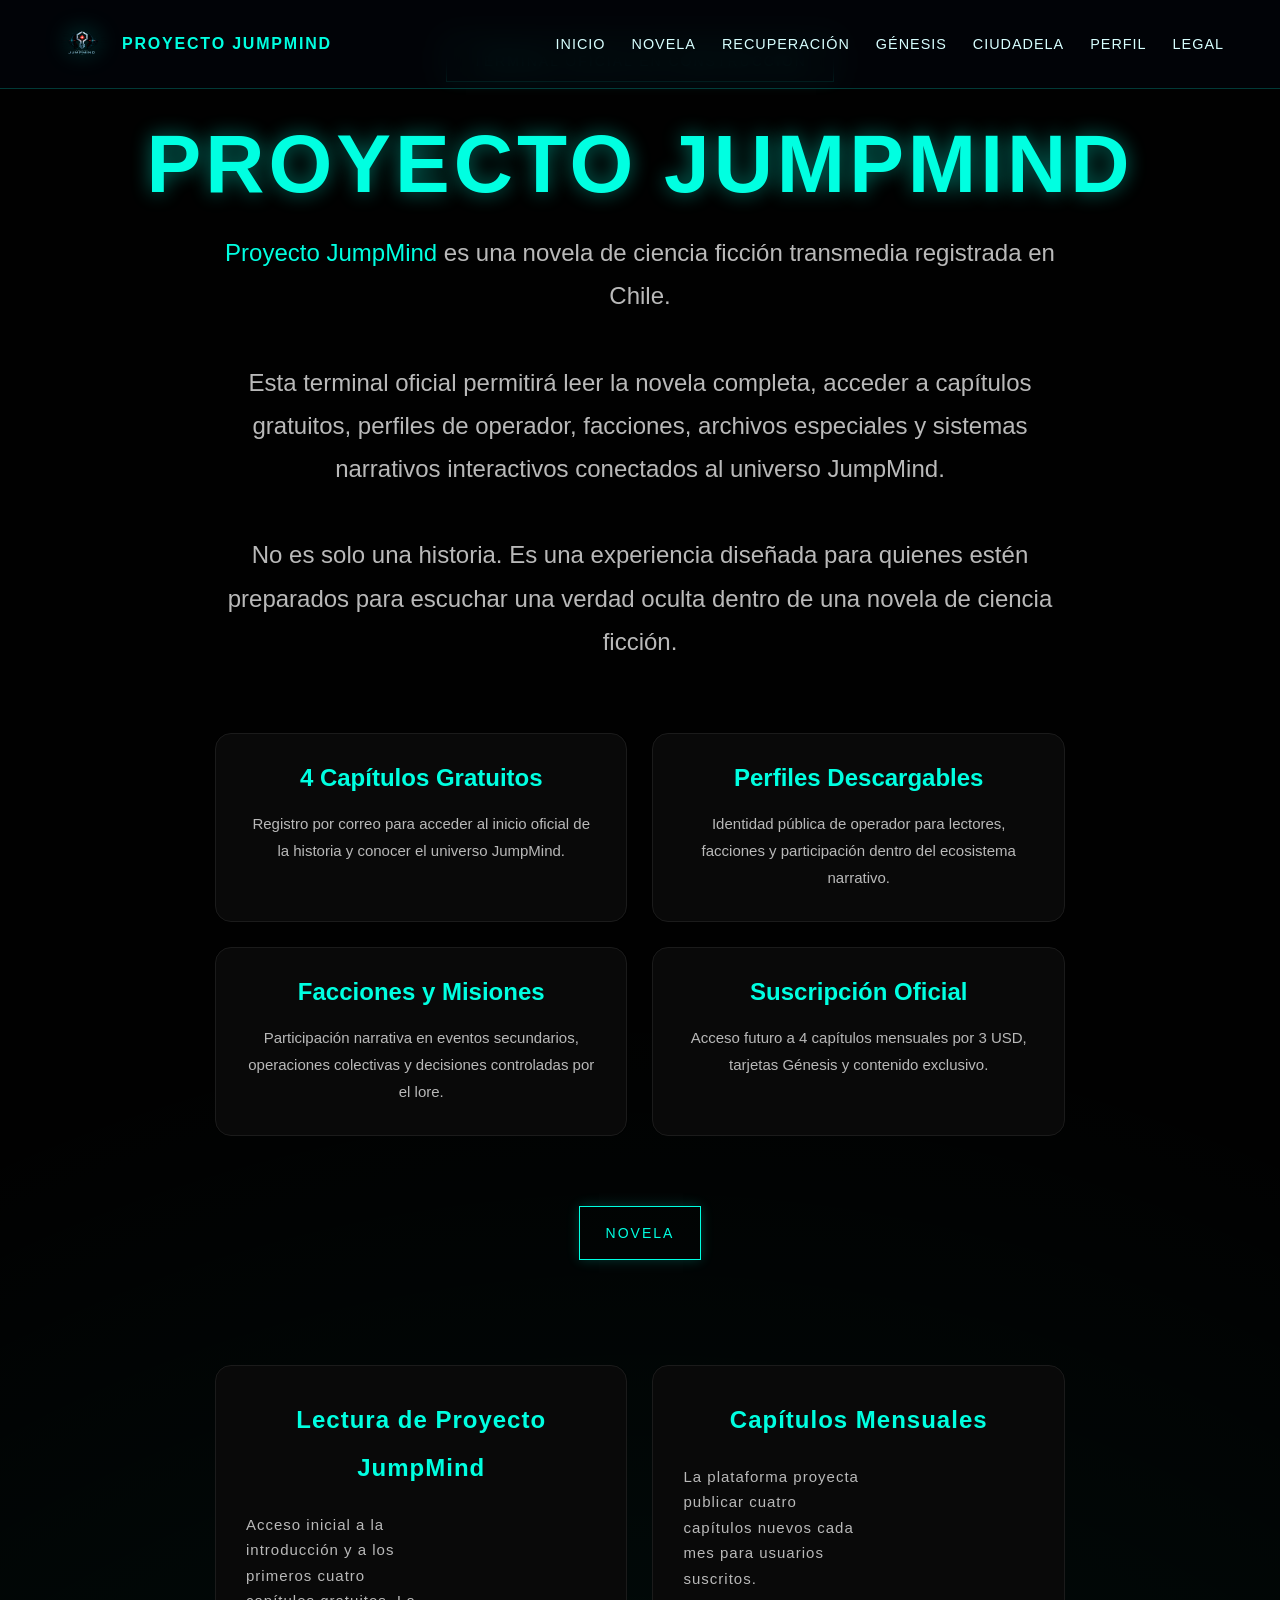
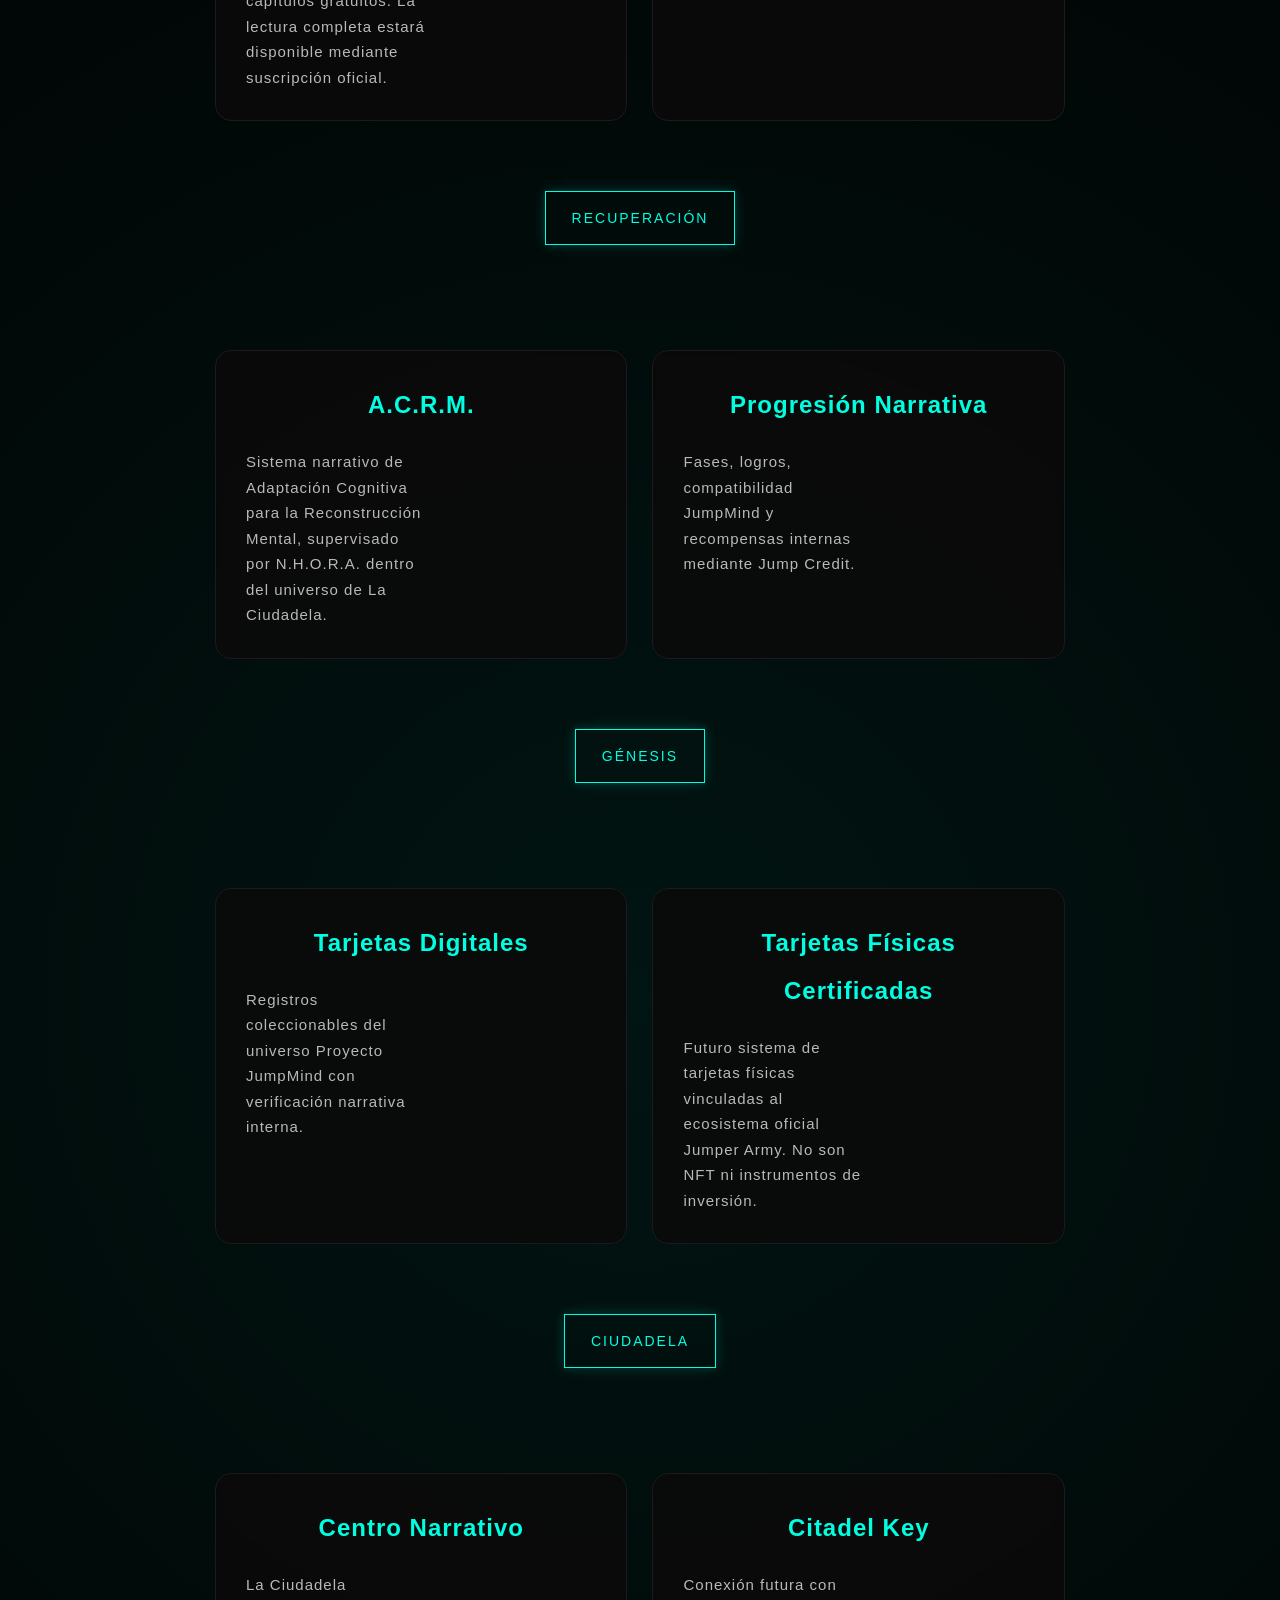
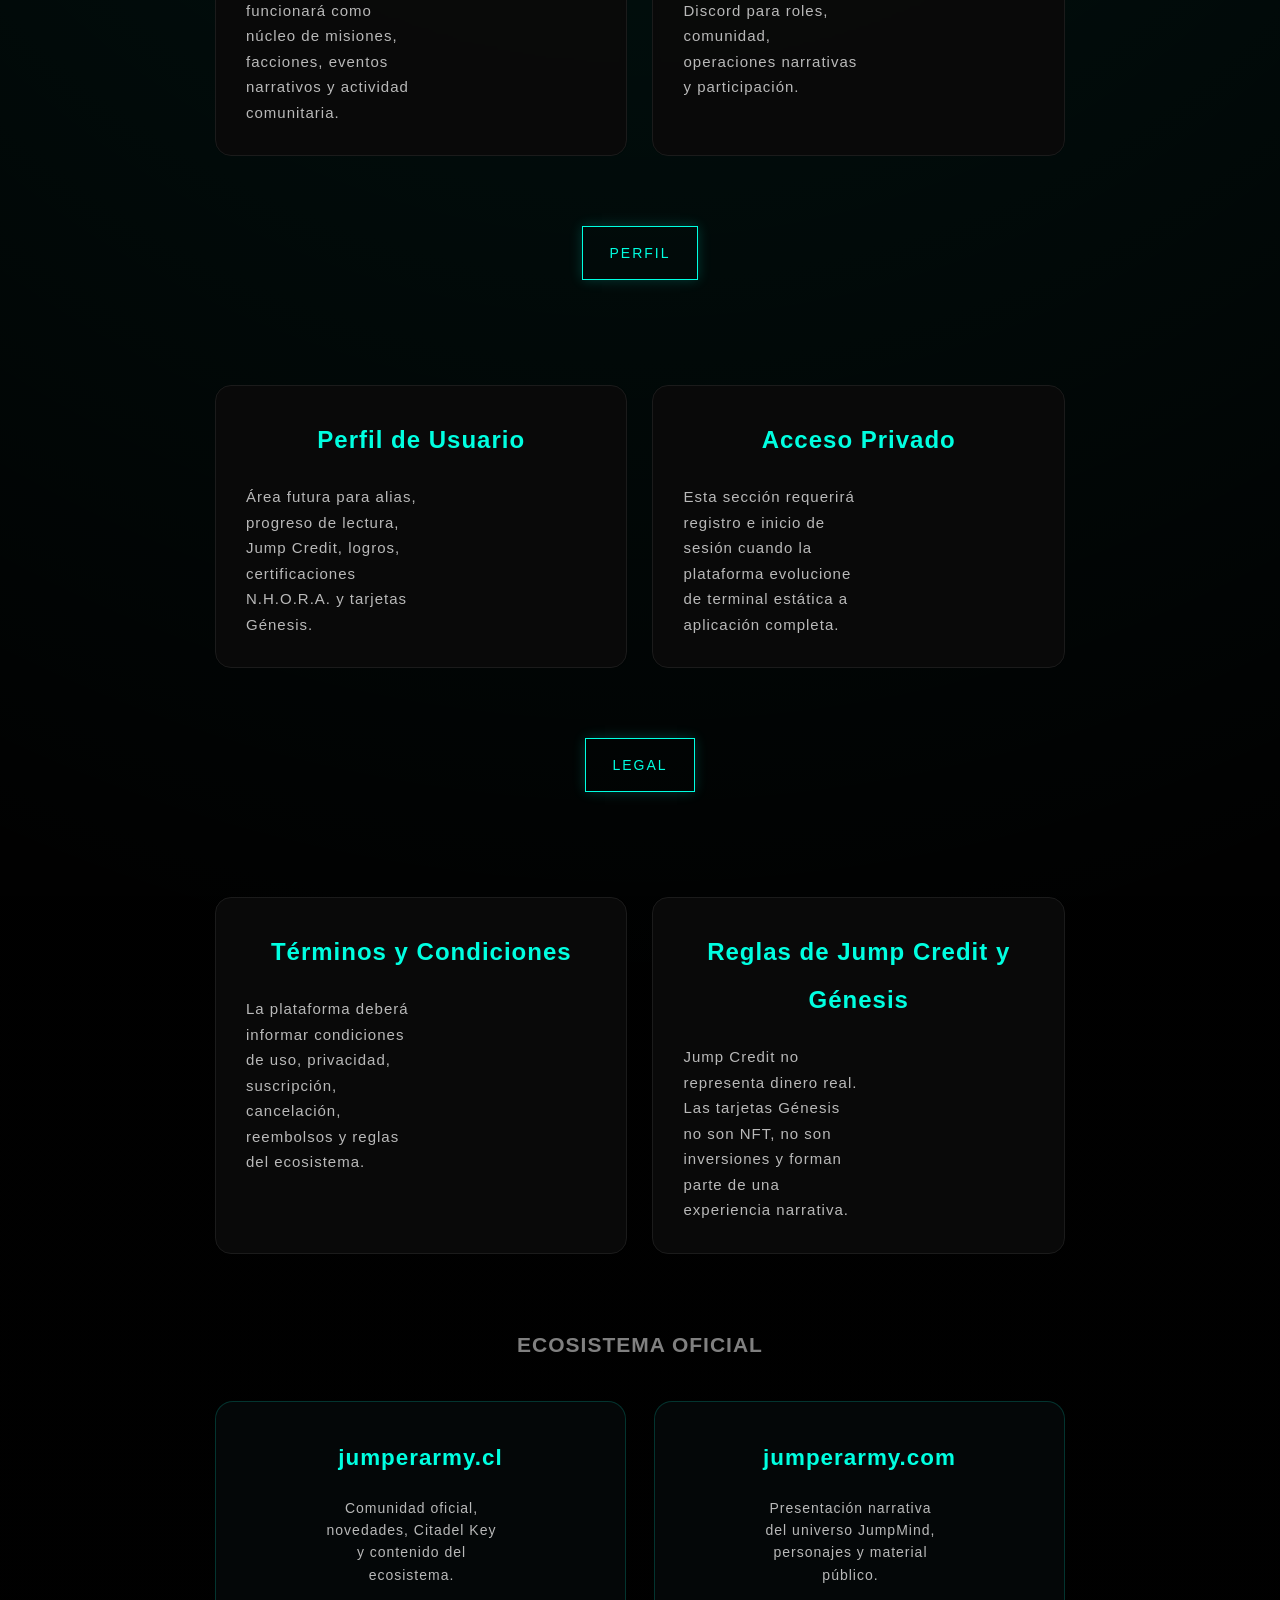
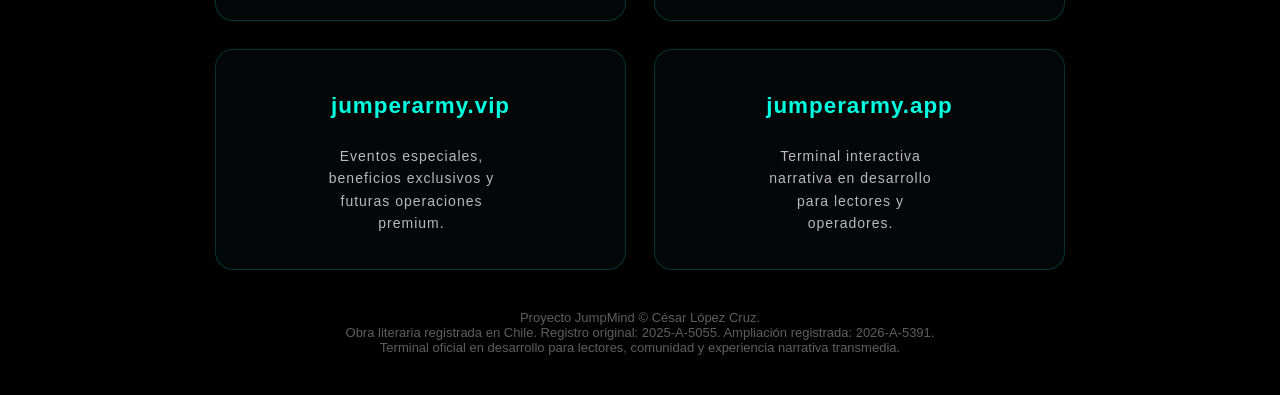
<file: index.html>
<!DOCTYPE html>
<html lang="es">
<head>
  <meta charset="UTF-8" />
  <meta name="viewport" content="width=device-width, initial-scale=1.0" />

  <title>Proyecto JumpMind | Terminal Oficial</title>
  <meta name="description" content="Proyecto JumpMind es una novela de ciencia ficción transmedia creada por César López Cruz. La terminal oficial reúne capítulos gratuitos, facciones, perfiles descargables, misiones narrativas y acceso futuro a contenido exclusivo." />

  <meta property="og:title" content="Proyecto JumpMind | Terminal Oficial" />
  <meta property="og:description" content="La terminal oficial del universo JumpMind. Ciencia ficción transmedia, capítulos gratuitos, facciones, misiones y experiencia inmersiva." />
  <meta property="og:image" content="https://jumperarmy.app/assets/images/og/jumpmind-og.webp" />
  <meta property="og:type" content="website" />
<meta property="og:url" content="https://jumperarmy.app/" />

  <meta name="twitter:card" content="summary_large_image" />
  <meta name="twitter:title" content="Proyecto JumpMind | Terminal Oficial" />
  <meta name="twitter:description" content="La terminal oficial del universo JumpMind. Ciencia ficción transmedia y experiencia interactiva." />
  <meta name="twitter:image" content="https://jumperarmy.app/assets/images/og/jumpmind-og.webp" />

  <link rel="icon" type="image/png" href="/assets/images/icons/favicon-32x32.png" />
<link rel="apple-touch-icon" href="/assets/images/icons/apple-touch-icon.png" />
<link rel="stylesheet" href="/assets/css/style.css" />
</head>

<body>
  <header class="navbar">
    <a class="logo-container" href="/" aria-label="Inicio Proyecto JumpMind">
      <img
       src="/assets/images/logos/jumpmind-logo.png"
        alt="Logo Proyecto JumpMind"
        class="nav-logo"
      />
      <span class="logo-text">Proyecto JumpMind</span>
    </a>

    <nav class="nav-links" aria-label="Navegación principal">
  <a href="#inicio">Inicio</a>
  <a href="#novela">Novela</a>
  <a href="#recuperacion">Recuperación</a>
  <a href="#genesis">Génesis</a>
  <a href="#ciudadela">Ciudadela</a>
  <a href="#perfil">Perfil</a>
  <a href="#legal">Legal</a>
</nav>
  </header>

  <main>
   <section class="hero" id="inicio">
      <div class="container">
        <div class="status">TERMINAL OFICIAL EN CONSTRUCCIÓN</div>

        <h1>PROYECTO JUMPMIND</h1>

        <p class="subtitle">
  <span class="highlight">Proyecto JumpMind</span>
  es una novela de ciencia ficción transmedia registrada en Chile.
  <br><br>

  Esta terminal oficial permitirá leer la novela completa, acceder a capítulos gratuitos,
  perfiles de operador, facciones, archivos especiales y sistemas narrativos interactivos
  conectados al universo JumpMind.
  <br><br>

  No es solo una historia.
  Es una experiencia diseñada para quienes estén preparados para escuchar una verdad
  oculta dentro de una novela de ciencia ficción.
</p>

        <div class="features">
          <div class="card">
            <h2>4 Capítulos Gratuitos</h2>
            <p>Registro por correo para acceder al inicio oficial de la historia y conocer el universo JumpMind.</p>
          </div>

          <div class="card">
            <h2>Perfiles Descargables</h2>
            <p>Identidad pública de operador para lectores, facciones y participación dentro del ecosistema narrativo.</p>
          </div>

          <div class="card">
            <h2>Facciones y Misiones</h2>
            <p>Participación narrativa en eventos secundarios, operaciones colectivas y decisiones controladas por el lore.</p>
          </div>

          <div class="card">
            <h2>Suscripción Oficial</h2>
            <p>Acceso futuro a 4 capítulos mensuales por 3 USD, tarjetas Génesis y contenido exclusivo.</p>
          </div>
        </div>

        <section class="ecosystem" id="novela">
  <div class="status">NOVELA</div>

  <div class="features">
    <div class="card">
      <h2>Lectura de Proyecto JumpMind</h2>
      <p>
        Acceso inicial a la introducción y a los primeros cuatro capítulos gratuitos.
        La lectura completa estará disponible mediante suscripción oficial.
      </p>
    </div>

    <div class="card">
      <h2>Capítulos Mensuales</h2>
      <p>
        La plataforma proyecta publicar cuatro capítulos nuevos cada mes para usuarios suscritos.
      </p>
    </div>
  </div>
</section>

<section class="ecosystem" id="recuperacion">
  <div class="status">RECUPERACIÓN</div>

  <div class="features">
    <div class="card">
      <h2>A.C.R.M.</h2>
      <p>
        Sistema narrativo de Adaptación Cognitiva para la Reconstrucción Mental,
        supervisado por N.H.O.R.A. dentro del universo de La Ciudadela.
      </p>
    </div>

    <div class="card">
      <h2>Progresión Narrativa</h2>
      <p>
        Fases, logros, compatibilidad JumpMind y recompensas internas mediante Jump Credit.
      </p>
    </div>
  </div>
</section>

<section class="ecosystem" id="genesis">
  <div class="status">GÉNESIS</div>

  <div class="features">
    <div class="card">
      <h2>Tarjetas Digitales</h2>
      <p>
        Registros coleccionables del universo Proyecto JumpMind con verificación narrativa interna.
      </p>
    </div>

    <div class="card">
      <h2>Tarjetas Físicas Certificadas</h2>
      <p>
        Futuro sistema de tarjetas físicas vinculadas al ecosistema oficial Jumper Army.
        No son NFT ni instrumentos de inversión.
      </p>
    </div>
  </div>
</section>

<section class="ecosystem" id="ciudadela">
  <div class="status">CIUDADELA</div>

  <div class="features">
    <div class="card">
      <h2>Centro Narrativo</h2>
      <p>
        La Ciudadela funcionará como núcleo de misiones, facciones, eventos narrativos
        y actividad comunitaria.
      </p>
    </div>

    <div class="card">
      <h2>Citadel Key</h2>
      <p>
        Conexión futura con Discord para roles, comunidad, operaciones narrativas y participación.
      </p>
    </div>
  </div>
</section>

<section class="ecosystem" id="perfil">
  <div class="status">PERFIL</div>

  <div class="features">
    <div class="card">
      <h2>Perfil de Usuario</h2>
      <p>
        Área futura para alias, progreso de lectura, Jump Credit, logros,
        certificaciones N.H.O.R.A. y tarjetas Génesis.
      </p>
    </div>

    <div class="card">
      <h2>Acceso Privado</h2>
      <p>
        Esta sección requerirá registro e inicio de sesión cuando la plataforma evolucione
        de terminal estática a aplicación completa.
      </p>
    </div>
  </div>
</section>

<section class="ecosystem" id="legal">
  <div class="status">LEGAL</div>

  <div class="features">
    <div class="card">
      <h2>Términos y Condiciones</h2>
      <p>
        La plataforma deberá informar condiciones de uso, privacidad, suscripción,
        cancelación, reembolsos y reglas del ecosistema.
      </p>
    </div>

    <div class="card">
      <h2>Reglas de Jump Credit y Génesis</h2>
      <p>
        Jump Credit no representa dinero real. Las tarjetas Génesis no son NFT,
        no son inversiones y forman parte de una experiencia narrativa.
      </p>
    </div>
  </div>
</section>

    <section class="ecosystem" id="ecosistema">
  <h2>ECOSISTEMA OFICIAL</h2>

  <div class="ecosystem-grid">
    <a class="ecosystem-card" href="https://jumperarmy.cl" target="_blank" rel="noopener noreferrer">
      <h3>jumperarmy.cl</h3>
      <p>Comunidad oficial, novedades, Citadel Key y contenido del ecosistema.</p>
    </a>

    <a class="ecosystem-card" href="https://jumperarmy.com" target="_blank" rel="noopener noreferrer">
      <h3>jumperarmy.com</h3>
      <p>Presentación narrativa del universo JumpMind, personajes y material público.</p>
    </a>

    <a class="ecosystem-card" href="https://jumperarmy.vip" target="_blank" rel="noopener noreferrer">
      <h3>jumperarmy.vip</h3>
      <p>Eventos especiales, beneficios exclusivos y futuras operaciones premium.</p>
    </a>

    <a class="ecosystem-card" href="https://jumperarmy.app" target="_blank" rel="noopener noreferrer">
      <h3>jumperarmy.app</h3>
      <p>Terminal interactiva narrativa en desarrollo para lectores y operadores.</p>
    </a>
  </div>
</section>

        <section class="footer" id="registro">
          Proyecto JumpMind © César López Cruz.<br>
          Obra literaria registrada en Chile. Registro original: 2025-A-5055. Ampliación registrada: 2026-A-5391.<br>
          Terminal oficial en desarrollo para lectores, comunidad y experiencia narrativa transmedia.
        </section>
      </div>
    </section>
  </main>
</body>
</html>
</file>
<file: assets/css/style.css>
:root{
  --bg:#050505;
  --bg-secondary:#0b0b0b;
  --cyan:#00ffe1;
  --cyan-soft:#00cfc0;
  --red:#ff1e3c;
  --text:#ffffff;
  --text-soft:#b9b9b9;
  --border:#1b1b1b;
}

*{
  margin:0;
  padding:0;
  box-sizing:border-box;
}

html{
  scroll-behavior:smooth;
}

body{
  background:var(--bg);
  color:var(--text);
  font-family:Arial, Helvetica, sans-serif;
  overflow-x:hidden;
}

.hero{
  min-height:100vh;
  display:flex;
  justify-content:center;
  align-items:center;
  text-align:center;
  padding:40px;
  background:
  linear-gradient(rgba(0,0,0,0.82), rgba(0,0,0,0.92)),
  url('https://images.unsplash.com/photo-1519608487953-e999c86e7455?q=80&w=1920&auto=format&fit=crop');

  background-size:cover;
  background-position:center;
  position:relative;
}

.hero::before{
  content:"";
  position:absolute;
  inset:0;
  background:
  radial-gradient(circle at center,
  rgba(0,255,225,0.08),
  transparent 60%);
}

.container{
  max-width:1100px;
  position:relative;
  z-index:2;
}

.status{
  display:inline-block;
  border:1px solid var(--cyan);
  padding:12px 26px;
  margin-bottom:35px;
  color:var(--cyan);
  letter-spacing:2px;
  font-size:14px;
  box-shadow:0 0 12px rgba(0,255,225,0.2);
}

.logo{
  width:130px;
  margin-bottom:25px;
  filter:drop-shadow(0 0 12px rgba(0,255,225,0.4));
}

h1{
  font-size:82px;
  letter-spacing:4px;
  color:var(--cyan);
  margin-bottom:20px;
  text-shadow:0 0 20px rgba(0,255,225,0.45);
}

.subtitle{
  font-size:24px;
  color:var(--text-soft);
  line-height:1.8;
  max-width:850px;
  margin:auto;
}

.highlight{
  color:var(--cyan);
}

.features{
  margin:70px auto 0;
  display:grid;
  grid-template-columns:repeat(2, minmax(250px, 1fr));
  gap:25px;
  max-width:850px;
}

.card{
  background:rgba(10,10,10,0.92);
  border:1px solid var(--border);
  border-radius:16px;
  padding:30px;
  transition:0.35s;
  backdrop-filter:blur(4px);
}

.card:hover{
  transform:translateY(-8px);
  border-color:var(--cyan);
  box-shadow:0 0 20px rgba(0,255,225,0.15);
}

.card h2{
  color:var(--cyan);
  margin-bottom:18px;
  font-size:24px;
}

.card p{
  color:var(--text-soft);
  line-height:1.8;
  font-size:15px;
}

.cta{
  margin-top:70px;
}

.btn{
  display:inline-block;
  padding:18px 40px;
  background:var(--cyan);
  color:#000;
  text-decoration:none;
  font-weight:bold;
  border-radius:10px;
  transition:0.3s;
  font-size:16px;
}

.btn:hover{
  background:#fff;
  transform:scale(1.05);
}

.ecosystem{
  margin-top:70px;
  color:#808080;
  font-size:14px;
  letter-spacing:1px;
  line-height:2;
}

.ecosystem span{
  color:var(--cyan);
}

.footer{
  margin-top:40px;
  color:#5e5e5e;
  font-size:13px;
}

@media(max-width:900px){

  h1{
    font-size:56px;
  }

  .subtitle{
    font-size:20px;
  }

}

@media(max-width:600px){

  .hero{
    padding:30px 20px;
  }

  h1{
    font-size:42px;
    line-height:1.2;
  }

  .subtitle{
    font-size:17px;
  }

  .card{
    padding:22px;
  }

}
.navbar{
  width:100%;
  position:fixed;
  top:0;
  left:0;
  z-index:1000;
  display:flex;
  justify-content:space-between;
  align-items:center;
  padding:18px 56px;
  background:rgba(2,5,10,0.72);
  border-bottom:1px solid rgba(0,255,225,0.22);
  backdrop-filter:blur(14px);
}

.logo-container{
  display:flex;
  align-items:center;
  gap:14px;
  text-decoration:none;
}

.nav-logo{
  width:52px;
  height:52px;
  object-fit:contain;
  filter:drop-shadow(0 0 12px rgba(0,255,225,0.35));
}

.logo-text{
  color:#00ffe1;
  font-weight:800;
  letter-spacing:1.8px;
  text-transform:uppercase;
}

.nav-links{
  display:flex;
  gap:26px;
}

.nav-links a{
  color:#d7ffff;
  text-decoration:none;
  font-size:0.9rem;
  letter-spacing:1px;
  text-transform:uppercase;
}

.nav-links a:hover{
  color:#00ffe1;
}

@media(max-width:700px){
  .navbar{
    padding:14px 20px;
  }

  .logo-text{
    font-size:0.8rem;
  }

  .nav-links{
    display:none;
  }
}
.error-page{
  min-height:100vh;
  background:#02050a;
  display:flex;
  flex-direction:column;
  align-items:center;
  justify-content:center;
  padding:20px;
}

.error-image{
  width:100%;
  max-width:1400px;
  border-radius:14px;
  box-shadow:0 0 35px rgba(0,255,225,0.18);
}

.error-btn{
  margin-top:24px;
}
.ecosystem p{
  max-width:760px;
  margin:20px auto 0;
  display:grid;
  grid-template-columns:180px 1fr;
  gap:10px 18px;
  text-align:left;
  line-height:1.7;
}

.ecosystem span{
  text-align:right;
  color:var(--cyan);
  font-weight:700;
}

@media(max-width:700px){
  .features{
    grid-template-columns:1fr;
  }

  .ecosystem p{
    grid-template-columns:1fr;
    text-align:center;
  }

  .ecosystem span{
    text-align:center;
  }
}
.ecosystem-grid{
  max-width:820px;
  margin:24px auto 0;
  display:grid;
  grid-template-columns:190px 1fr;
  gap:12px 20px;
  align-items:start;
  text-align:left;
}

.domain{
  color:var(--cyan);
  font-weight:800;
  text-align:right;
  letter-spacing:0.5px;
}

.domain-desc{
  color:var(--text-soft);
  line-height:1.6;
}

@media(max-width:700px){
  .ecosystem-grid{
    grid-template-columns:1fr;
    text-align:center;
    gap:6px;
  }

  .domain{
    text-align:center;
    margin-top:12px;
  }

  .domain-desc{
    text-align:center;
  }
}
.ecosystem-grid {
  max-width: 850px;
  margin: 35px auto 0;
  display: grid;
  grid-template-columns: repeat(2, minmax(260px, 1fr));
  gap: 28px;
}

.ecosystem-card,
.ecosystem-card:visited,
.ecosystem-card:hover,
.ecosystem-card:active {
  text-decoration: none;
  color: inherit;
}

.ecosystem-card {
  display: flex;
  flex-direction: column;
  justify-content: center;
  align-items: center;

  min-height: 220px;
  padding: 34px 28px;

  background: rgba(5, 8, 10, 0.88);
  border: 1px solid rgba(0, 255, 220, 0.18);
  border-radius: 18px;

  text-align: center;
  transition: 0.25s ease;
}

.ecosystem-card h3 {
  color: var(--cyan);
  font-size: 1.4rem;
  margin-bottom: 16px;
  text-decoration: none;
}

.ecosystem-card p {
  color: var(--text-soft);
  max-width: 300px;
  margin: 0 auto;
  line-height: 1.6;
  text-align: center;
  text-decoration: none;
}

.ecosystem-card:hover {
  transform: translateY(-4px);
  border-color: rgba(0, 255, 220, 0.65);
  box-shadow: 0 0 22px rgba(0, 255, 220, 0.18);
}

@media (max-width: 768px) {
  .ecosystem-grid {
    grid-template-columns: 1fr;
  }
}
/* Responsive navigation for jumperarmy.app */
section{
  scroll-margin-top:120px;
}

@media(max-width:1000px){
  .navbar{
    padding:14px 24px;
    gap:16px;
  }

  .logo-text{
    font-size:0.82rem;
    letter-spacing:1px;
  }

  .nav-links{
    flex-wrap:wrap;
    justify-content:flex-end;
    gap:12px 16px;
  }

  .nav-links a{
    font-size:0.74rem;
    letter-spacing:0.7px;
  }
}

@media(max-width:700px){
  .navbar{
    flex-direction:column;
    align-items:center;
    padding:12px 16px;
    gap:10px;
  }

  .logo-container{
    gap:10px;
  }

  .nav-logo{
    width:42px;
    height:42px;
  }

  .logo-text{
    font-size:0.72rem;
    letter-spacing:0.8px;
    text-align:center;
  }

  .nav-links{
    display:flex;
    flex-wrap:wrap;
    justify-content:center;
    width:100%;
    gap:8px 12px;
  }

  .nav-links a{
    font-size:0.66rem;
    letter-spacing:0.5px;
  }

  .hero{
    padding-top:155px;
  }

  section{
    scroll-margin-top:155px;
  }

  .features{
    grid-template-columns:1fr;
  }
}
</file>
